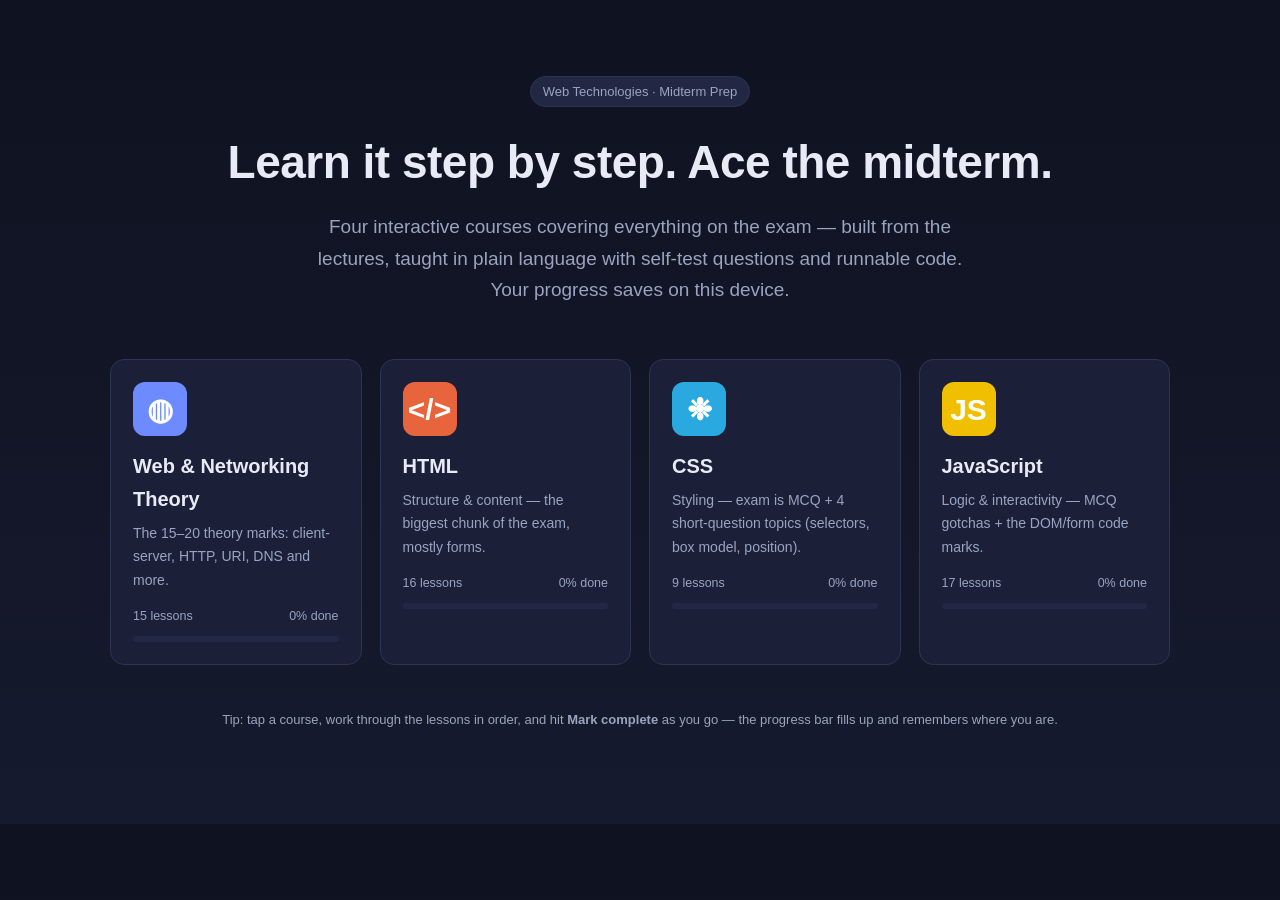
<file: index.html>
<!DOCTYPE html>
<html lang="en">
<head>
  <meta charset="UTF-8" />
  <meta name="viewport" content="width=device-width, initial-scale=1.0" />
  <title>Web Technologies — Midterm Courses</title>
  <meta name="description" content="Interactive courses for the AIUB Web Technologies midterm: Theory, HTML, CSS, and JavaScript." />
  <link rel="stylesheet" href="assets/styles.css" />
</head>
<body>
  <div class="wrap">
    <div class="hero">
      <span class="badge">Web Technologies · Midterm Prep</span>
      <h1>Learn it step by step. Ace the midterm.</h1>
      <p>Four interactive courses covering everything on the exam — built from the lectures, taught in plain language with self-test questions and runnable code. Your progress saves on this device.</p>
    </div>

    <div class="cards" id="cards"></div>

    <p class="footnote">
      Tip: tap a course, work through the lessons in order, and hit <b>Mark complete</b> as you go — the progress bar fills up and remembers where you are.
    </p>
  </div>

  <!-- course data -->
  <script src="assets/data/theory.js"></script>
  <script src="assets/data/html.js"></script>
  <script src="assets/data/css.js"></script>
  <script src="assets/data/js.js"></script>
  <script src="assets/app.js"></script>
</body>
</html>
</file>
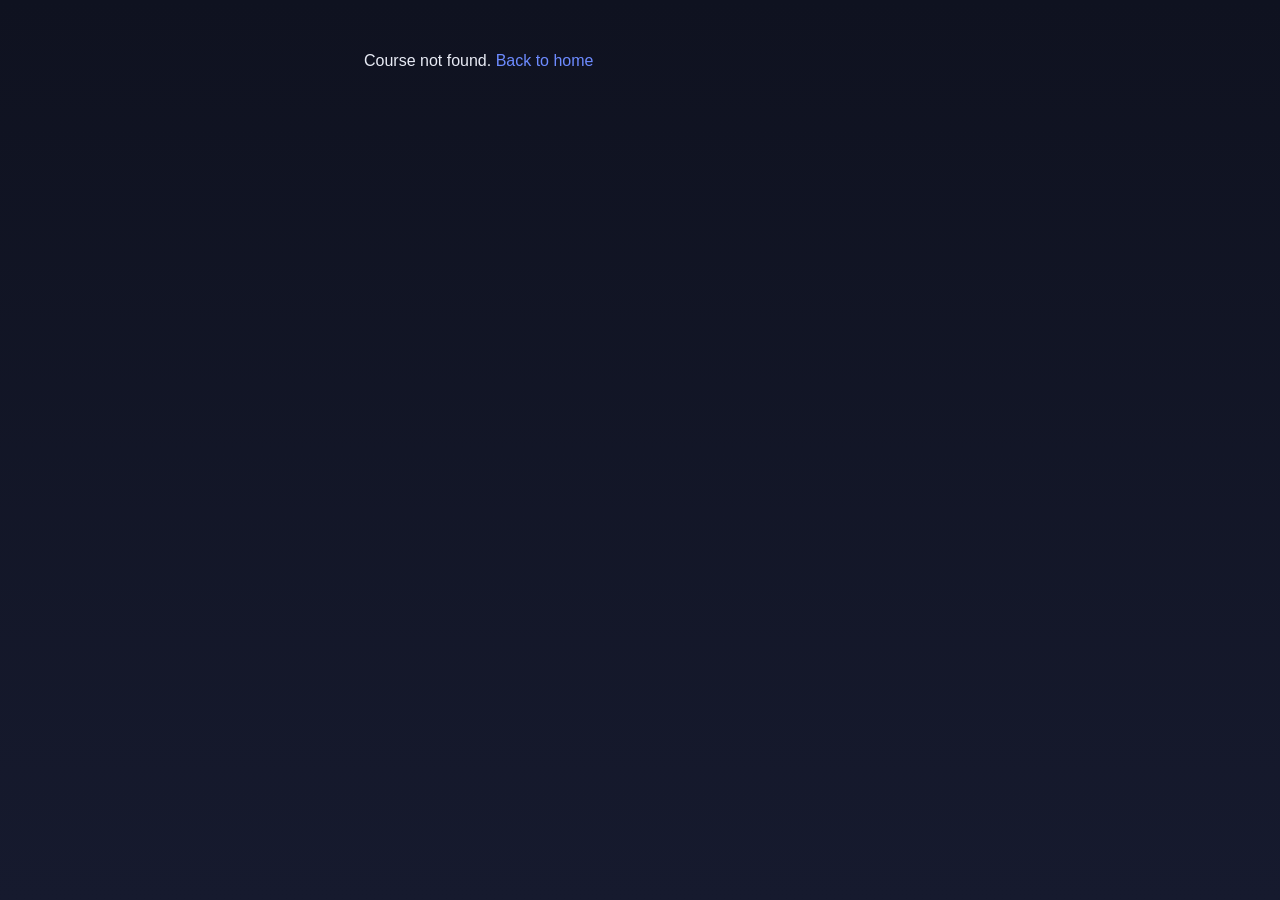
<file: course.html>
<!DOCTYPE html>
<html lang="en">
<head>
  <meta charset="UTF-8" />
  <meta name="viewport" content="width=device-width, initial-scale=1.0" />
  <title>Course — WebTech</title>
  <link rel="stylesheet" href="assets/styles.css" />
</head>
<body>
  <div class="app" id="app"></div>

  <script src="assets/data/theory.js"></script>
  <script src="assets/data/html.js"></script>
  <script src="assets/data/css.js"></script>
  <script src="assets/data/js.js"></script>
  <script src="assets/app.js"></script>
</body>
</html>
</file>
<file: assets/styles.css>
:root {
  --bg: #0f1220;
  --bg-2: #161a2e;
  --panel: #1b2038;
  --panel-2: #222843;
  --text: #e8ebf5;
  --muted: #9aa3c0;
  --border: #2c3454;
  --accent: #6d8bff;
  --accent-2: #8a6dff;
  --good: #36d399;
  --warn: #fbbd23;
  --bad: #f87272;
  --code-bg: #0c0f1d;
  --radius: 14px;
  --shadow: 0 8px 30px rgba(0,0,0,.35);
}
* { box-sizing: border-box; }
html { scroll-behavior: smooth; }
body {
  margin: 0;
  font-family: -apple-system, BlinkMacSystemFont, "Segoe UI", Roboto, Helvetica, Arial, sans-serif;
  background: linear-gradient(180deg, var(--bg), var(--bg-2));
  color: var(--text);
  line-height: 1.65;
  -webkit-font-smoothing: antialiased;
}
a { color: var(--accent); text-decoration: none; }
a:hover { text-decoration: underline; }
img { max-width: 100%; }

/* ---------- Hub / landing ---------- */
.wrap { max-width: 1100px; margin: 0 auto; padding: 28px 20px 80px; }
.hero { text-align: center; padding: 48px 16px 24px; }
.hero h1 { font-size: clamp(28px, 5vw, 46px); margin: 0 0 10px; letter-spacing: -.5px; }
.hero p { color: var(--muted); font-size: clamp(15px, 2.4vw, 19px); max-width: 680px; margin: 0 auto; }
.badge { display: inline-block; background: var(--panel-2); border: 1px solid var(--border); color: var(--muted); padding: 4px 12px; border-radius: 999px; font-size: 13px; margin-bottom: 18px; }

.cards { display: grid; grid-template-columns: repeat(auto-fit, minmax(240px,1fr)); gap: 18px; margin-top: 30px; }
.card {
  display: block; background: var(--panel); border: 1px solid var(--border);
  border-radius: var(--radius); padding: 22px; transition: transform .15s ease, border-color .15s ease, box-shadow .15s;
  text-decoration: none; color: var(--text); position: relative; overflow: hidden;
}
.card:hover { transform: translateY(-4px); border-color: var(--accent); box-shadow: var(--shadow); text-decoration: none; }
.card .ic { font-size: 30px; font-weight: 800; width: 54px; height: 54px; display: grid; place-items: center; border-radius: 12px; margin-bottom: 14px; color: #fff; }
.card h3 { margin: 0 0 6px; font-size: 20px; }
.card p { margin: 0 0 14px; color: var(--muted); font-size: 14px; }
.card .meta { font-size: 12.5px; color: var(--muted); display: flex; justify-content: space-between; align-items: center; }
.bar { height: 6px; background: var(--panel-2); border-radius: 999px; overflow: hidden; margin-top: 10px; }
.bar > i { display: block; height: 100%; background: linear-gradient(90deg, var(--accent), var(--accent-2)); width: 0; transition: width .4s; }

.footnote { text-align: center; color: var(--muted); font-size: 13px; margin-top: 44px; }

/* ---------- Course layout ---------- */
.app { display: grid; grid-template-columns: 300px minmax(0, 1fr); min-height: 100vh; }
/* explicit placement so stray/overlay children never shift the layout */
.sidebar { grid-column: 1; grid-row: 1; }
.content { grid-column: 2; grid-row: 1; }
/* overlay elements must never occupy a grid track on desktop */
.menu-btn, .backdrop { display: none; }
.backdrop { position: fixed; inset: 0; background: rgba(0,0,0,.5); z-index: 35; }
.sidebar {
  background: var(--bg-2); border-right: 1px solid var(--border); padding: 18px 14px;
  position: sticky; top: 0; height: 100vh; overflow-y: auto;
}
.sidebar .home { display: inline-flex; align-items: center; gap: 8px; color: var(--muted); font-size: 13px; margin-bottom: 14px; }
.sidebar h2 { font-size: 17px; margin: 4px 0 4px; }
.sidebar .sub { color: var(--muted); font-size: 12.5px; margin-bottom: 14px; }
.progress-wrap { margin-bottom: 16px; }
.progress-wrap .label { display: flex; justify-content: space-between; font-size: 12px; color: var(--muted); margin-bottom: 6px; }
.toc { list-style: none; margin: 0; padding: 0; }
.toc li { margin: 0; }
.toc a {
  display: flex; gap: 8px; align-items: flex-start; padding: 9px 10px; border-radius: 9px;
  color: var(--text); font-size: 14px; text-decoration: none; border: 1px solid transparent;
}
.toc a:hover { background: var(--panel); text-decoration: none; }
.toc a.active { background: var(--panel-2); border-color: var(--border); }
.toc a .num { color: var(--muted); font-variant-numeric: tabular-nums; min-width: 20px; }
.toc a.done .num::after { content: " ✓"; color: var(--good); }
.toc a .t { flex: 1; }

.content { padding: 32px clamp(18px, 5vw, 64px) 90px; max-width: 900px; }
.crumbs { color: var(--muted); font-size: 13px; margin-bottom: 6px; }
.lesson h1 { font-size: clamp(24px,4vw,34px); margin: 4px 0 6px; letter-spacing: -.4px; }
.tag { display:inline-block; font-size: 11px; font-weight: 700; letter-spacing: .4px; padding: 3px 9px; border-radius: 6px; margin-right: 6px; text-transform: uppercase; }
.tag.exam { background: rgba(248,114,114,.16); color: #ffb3b3; border:1px solid rgba(248,114,114,.4);}
.tag.short { background: rgba(109,139,255,.16); color:#b9c6ff; border:1px solid rgba(109,139,255,.4);}
.tag.mcq { background: rgba(54,211,153,.14); color:#a9f0d4; border:1px solid rgba(54,211,153,.35);}
.tag.code { background: rgba(251,189,35,.14); color:#ffe39a; border:1px solid rgba(251,189,35,.35);}
.tag.output { background: rgba(138,109,255,.16); color:#cdbcff; border:1px solid rgba(138,109,255,.4);}

.lesson { font-size: 16px; }
.lesson h2 { font-size: 21px; margin: 30px 0 8px; }
.lesson h3 { font-size: 17px; margin: 22px 0 6px; color: #cfd6f5; }
.lesson p { margin: 12px 0; }
.lesson ul, .lesson ol { padding-left: 22px; }
.lesson li { margin: 6px 0; }
.lesson strong { color: #fff; }
.hook { background: linear-gradient(90deg, rgba(109,139,255,.12), rgba(138,109,255,.08)); border-left: 3px solid var(--accent); padding: 12px 16px; border-radius: 0 10px 10px 0; margin: 16px 0; }
.hook b { color: #cdd6ff; }
.note { background: var(--panel); border: 1px solid var(--border); border-radius: 10px; padding: 12px 16px; margin: 16px 0; }
.warn { border-left: 3px solid var(--warn); }

.table-wrap { overflow-x: auto; -webkit-overflow-scrolling: touch; margin: 16px 0; }
table.t { width: 100%; border-collapse: collapse; margin: 0; font-size: 14.5px; }
.table-wrap table.t { min-width: 460px; }
table.t th, table.t td { border: 1px solid var(--border); padding: 9px 12px; text-align: left; vertical-align: top; }
table.t th { background: var(--panel-2); }
table.t tr:nth-child(even) td { background: rgba(255,255,255,.02); }

code { background: var(--code-bg); border: 1px solid var(--border); border-radius: 5px; padding: 1px 6px; font-family: "SF Mono", Menlo, Consolas, monospace; font-size: 13.5px; color: #ffd9a0; }
pre { background: var(--code-bg); border: 1px solid var(--border); border-radius: 10px; padding: 14px 16px; overflow-x: auto; position: relative; }
pre code { background: none; border: none; padding: 0; color: #e6e9f5; font-size: 13.5px; line-height: 1.55; display:block; }
.run-btn { position: absolute; top: 8px; right: 8px; background: var(--accent); color: #0c0f1d; border: none; border-radius: 7px; padding: 5px 12px; font-size: 12px; font-weight: 700; cursor: pointer; }
.run-btn:hover { filter: brightness(1.1); }
.run-out { background: #070a16; border: 1px solid var(--border); border-top: none; border-radius: 0 0 10px 10px; margin: -10px 0 16px; padding: 10px 16px; font-family: Menlo, Consolas, monospace; font-size: 13px; color: var(--good); white-space: pre-wrap; }
.run-out.err { color: var(--bad); }

/* quiz */
.quiz { background: var(--panel); border: 1px solid var(--border); border-radius: 12px; padding: 16px 18px; margin: 18px 0; }
.quiz .qh { font-weight: 700; margin-bottom: 4px; color:#fff; }
.quiz .opts { list-style: none; padding: 0; margin: 10px 0 0; }
.quiz .opts li { margin: 8px 0; }
.quiz .opts button { width: 100%; text-align: left; background: var(--panel-2); border: 1px solid var(--border); color: var(--text); padding: 10px 14px; border-radius: 9px; cursor: pointer; font-size: 14.5px; transition: background .12s, border-color .12s; }
.quiz .opts button:hover { border-color: var(--accent); }
.quiz .opts button.correct { background: rgba(54,211,153,.18); border-color: var(--good); }
.quiz .opts button.wrong { background: rgba(248,114,114,.16); border-color: var(--bad); }
.quiz .explain { margin-top: 12px; font-size: 14px; color: var(--muted); border-top: 1px solid var(--border); padding-top: 10px; display:none; }
.quiz .explain.show { display: block; }

.lesson-nav { display: flex; justify-content: space-between; gap: 12px; margin-top: 40px; border-top: 1px solid var(--border); padding-top: 22px; }
.lesson-nav button { background: var(--panel-2); border: 1px solid var(--border); color: var(--text); padding: 11px 18px; border-radius: 10px; cursor: pointer; font-size: 14px; font-weight: 600; }
.lesson-nav button:hover:not(:disabled) { border-color: var(--accent); }
.lesson-nav button:disabled { opacity: .35; cursor: default; }
.lesson-nav .done-btn { background: linear-gradient(90deg, var(--accent), var(--accent-2)); color:#0c0f1d; border:none; }

.menu-btn { display: none; position: fixed; top: 12px; left: 12px; z-index: 50; background: var(--panel-2); border: 1px solid var(--border); color: var(--text); width: 42px; height: 42px; border-radius: 10px; font-size: 18px; cursor: pointer; }

@media (max-width: 820px) {
  .app { grid-template-columns: 1fr; }
  .sidebar { grid-column: 1; position: fixed; left: 0; top: 0; width: 280px; transform: translateX(-100%); transition: transform .25s; z-index: 40; }
  .sidebar.open { transform: translateX(0); box-shadow: var(--shadow); }
  .menu-btn { display: block; }
  .content { grid-column: 1; padding-top: 64px; }
  .backdrop.show { display: block; }
}
</file>
